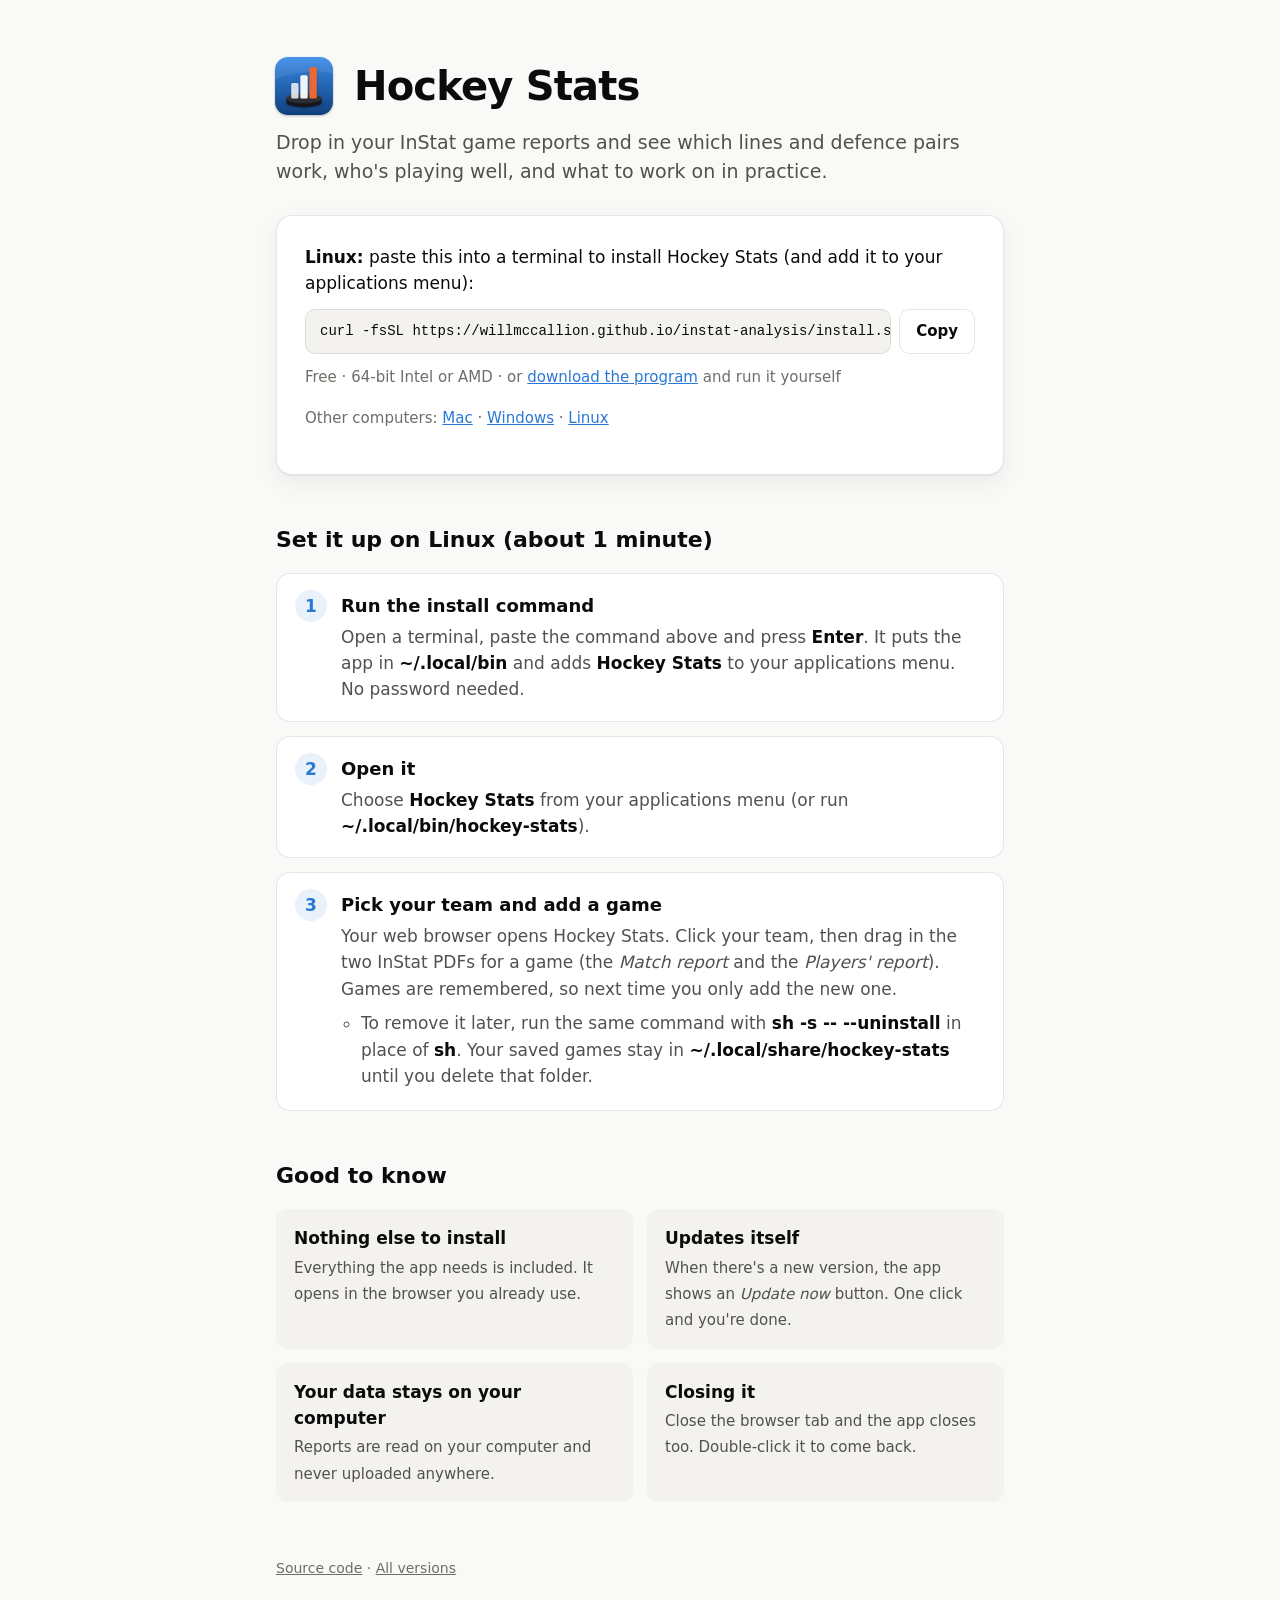
<file: docs/index.html>
<!doctype html>
<html lang="en">
<head>
<meta charset="utf-8">
<meta name="viewport" content="width=device-width, initial-scale=1">
<title>Hockey Stats</title>
<link rel="icon" type="image/png" href="[data-uri]">
<meta name="description" content="Turn InStat game reports into line, pairing and player analysis. Free app for Mac, Windows and Linux.">
<style>
  :root {
    color-scheme: light;
    --page: #f9f9f7;
    --surface: #ffffff;
    --surface-2: #f3f2ee;
    --text: #0b0b0b;
    --text-2: #52514e;
    --muted: #6f6d68;
    --border: rgba(11, 11, 11, 0.1);
    --accent: #2a78d6;
    --accent-ink: #ffffff;
    --accent-wash: rgba(42, 120, 214, 0.1);
    --shadow: 0 1px 2px rgba(0, 0, 0, 0.06), 0 8px 24px rgba(0, 0, 0, 0.06);
  }
  @media (prefers-color-scheme: dark) {
    :root:not([data-theme="light"]) {
      color-scheme: dark;
      --page: #0d0d0d;
      --surface: #1a1a19;
      --surface-2: #232321;
      --text: #ffffff;
      --text-2: #c3c2b7;
      --muted: #9a998f;
      --border: rgba(255, 255, 255, 0.12);
      --accent: #3987e5;
      --accent-wash: rgba(57, 135, 229, 0.16);
      --shadow: none;
    }
  }
  * { box-sizing: border-box; }
  body { margin: 0; background: var(--page); color: var(--text); font: 17px/1.55 system-ui, -apple-system, "Segoe UI", sans-serif; }
  main { max-width: 760px; margin: 0 auto; padding: 56px 16px 72px; }
  .title { display: flex; align-items: center; gap: 14px; }
  .title img { margin: -6px 0 -6px -8px; }
  h1 { font-size: 40px; line-height: 1.1; margin: 0 0 12px; letter-spacing: -0.02em; }
  h2 { font-size: 22px; margin: 48px 0 16px; }
  .lede { font-size: 19px; color: var(--text-2); margin: 0 0 28px; }
  .download { background: var(--surface); border: 1px solid var(--border); border-radius: 16px; padding: 28px; box-shadow: var(--shadow); }
  .button { display: inline-flex; align-items: center; gap: 10px; background: var(--accent); color: var(--accent-ink); text-decoration: none; font-weight: 650; font-size: 19px; padding: 14px 28px; border-radius: 12px; }
  .button:hover, .button:focus-visible { filter: brightness(1.08); }
  .button:focus-visible { outline: 3px solid var(--accent-wash); outline-offset: 2px; }
  .meta { color: var(--muted); font-size: 15px; margin-top: 12px; }
  .os-mac .for-windows, .os-mac .for-linux,
  .os-windows .for-mac, .os-windows .for-linux,
  .os-linux .for-mac, .os-linux .for-windows { display: none; }
  .command { display: flex; align-items: stretch; gap: 8px; margin: 12px 0 0; }
  .command code { flex: 1; min-width: 0; overflow-x: auto; white-space: nowrap; font: 14px/1.4 ui-monospace, SFMono-Regular, Menlo, Consolas, monospace; background: var(--surface-2); border: 1px solid var(--border); border-radius: 10px; padding: 12px 14px; }
  .command button { font: inherit; font-size: 15px; font-weight: 650; border: 1px solid var(--border); background: var(--surface); color: var(--text); border-radius: 10px; padding: 0 16px; cursor: pointer; }
  .others { margin-top: 18px; }
  .buttons { display: flex; flex-wrap: wrap; gap: 20px; }
  ol.steps { list-style: none; padding: 0; margin: 0; counter-reset: step; display: grid; gap: 14px; }
  ol.steps > li { counter-increment: step; background: var(--surface); border: 1px solid var(--border); border-radius: 14px; padding: 18px 20px 18px 64px; position: relative; }
  ol.steps > li::before { content: counter(step); position: absolute; left: 18px; top: 16px; width: 32px; height: 32px; border-radius: 50%; background: var(--accent-wash); color: var(--accent); font-weight: 700; display: grid; place-items: center; }
  ol.steps h3 { margin: 0 0 4px; font-size: 18px; }
  ol.steps p { margin: 4px 0 0; color: var(--text-2); }
  .once { display: inline-block; font-size: 13px; font-weight: 650; color: var(--accent); background: var(--accent-wash); border-radius: 999px; padding: 1px 10px; margin-left: 6px; vertical-align: 2px; }
  ul.sub { margin: 8px 0 0; padding-left: 20px; color: var(--text-2); }
  ul.sub li { margin: 3px 0; }
  kbd, .ui { font: inherit; font-weight: 650; color: var(--text); }
  .facts { display: grid; grid-template-columns: repeat(auto-fit, minmax(280px, 1fr)); gap: 14px; }
  .fact { background: var(--surface-2); border-radius: 12px; padding: 16px 18px; }
  .fact strong { display: block; margin-bottom: 2px; }
  .fact span { color: var(--text-2); font-size: 15px; }
  a { color: var(--accent); }
  footer { margin-top: 56px; color: var(--muted); font-size: 14px; }
  footer a { color: inherit; }
  @media (max-width: 520px) {
    h1 { font-size: 32px; }
    .download { padding: 20px; }
    .button { width: 100%; justify-content: center; }
    ol.steps > li { padding-left: 58px; }
  }
</style>
</head>
<body>
<main id="page">
  <h1 class="title"><img src="icon.svg" alt="" width="72" height="72">Hockey Stats</h1>
  <p class="lede">Drop in your InStat game reports and see which lines and defence pairs work, who's playing well, and what to work on in practice.</p>

  <section class="download" aria-label="Download">
    <div class="buttons">
      <div class="for-mac">
        <a class="button" href="https://github.com/willmccallion/instat-analysis/releases/latest/download/Hockey-Stats-mac.dmg">
          <svg width="20" height="20" viewBox="0 0 24 24" fill="none" stroke="currentColor" stroke-width="2.4" stroke-linecap="round" stroke-linejoin="round" aria-hidden="true"><path d="M12 3v12m0 0-5-5m5 5 5-5M4 19h16"/></svg>
          Download for Mac
        </a>
        <div class="meta"><span class="version"></span>Free · needs macOS 11 (Big Sur) or newer</div>
      </div>
      <div class="for-windows">
        <a class="button" href="https://github.com/willmccallion/instat-analysis/releases/latest/download/Hockey-Stats-windows.exe">
          <svg width="20" height="20" viewBox="0 0 24 24" fill="none" stroke="currentColor" stroke-width="2.4" stroke-linecap="round" stroke-linejoin="round" aria-hidden="true"><path d="M12 3v12m0 0-5-5m5 5 5-5M4 19h16"/></svg>
          Download for Windows
        </a>
        <div class="meta"><span class="version"></span>Free · needs Windows 10 or 11</div>
      </div>
    </div>
    <div class="for-linux">
      <p style="margin:0"><strong>Linux:</strong> paste this into a terminal to install Hockey Stats (and add it to your applications menu):</p>
      <div class="command"><code id="install-command">curl -fsSL https://willmccallion.github.io/instat-analysis/install.sh | sh</code><button type="button" id="copy-command">Copy</button></div>
      <div class="meta"><span class="version"></span>Free · 64-bit Intel or AMD · or <a href="https://github.com/willmccallion/instat-analysis/releases/latest/download/Hockey-Stats-linux">download the program</a> and run it yourself</div>
    </div>
    <p class="meta others">Other computers: <a href="?os=mac">Mac</a> · <a href="?os=windows">Windows</a> · <a href="?os=linux">Linux</a></p>
  </section>

  <h2 class="for-linux">Set it up on Linux (about 1 minute)</h2>
  <ol class="steps for-linux">
    <li>
      <h3>Run the install command</h3>
      <p>Open a terminal, paste the command above and press <span class="ui">Enter</span>. It puts the app in <span class="ui">~/.local/bin</span> and adds <span class="ui">Hockey Stats</span> to your applications menu. No password needed.</p>
    </li>
    <li>
      <h3>Open it</h3>
      <p>Choose <span class="ui">Hockey Stats</span> from your applications menu (or run <span class="ui">~/.local/bin/hockey-stats</span>).</p>
    </li>
    <li>
      <h3>Pick your team and add a game</h3>
      <p>Your web browser opens Hockey Stats. Click your team, then drag in the two InStat PDFs for a game (the <em>Match report</em> and the <em>Players' report</em>). Games are remembered, so next time you only add the new one.</p>
      <ul class="sub">
        <li>To remove it later, run the same command with <span class="ui">sh -s -- --uninstall</span> in place of <span class="ui">sh</span>. Your saved games stay in <span class="ui">~/.local/share/hockey-stats</span> until you delete that folder.</li>
      </ul>
    </li>
  </ol>

  <h2 class="for-windows">Set it up on Windows (about 2 minutes)</h2>
  <ol class="steps for-windows">
    <li>
      <h3>Keep it somewhere handy</h3>
      <p>Open your <span class="ui">Downloads</span> folder and move <span class="ui">Hockey-Stats-windows</span> to your <span class="ui">Desktop</span> or <span class="ui">Documents</span>. That one file is the whole app. Keep it in a folder of your own (not Program Files) so it can update itself.</p>
      <ul class="sub">
        <li>If your browser warns that the file isn't commonly downloaded, choose <span class="ui">Keep</span> (in Edge: <span class="ui">…</span> › <span class="ui">Keep</span> › <span class="ui">Keep anyway</span>).</li>
      </ul>
    </li>
    <li>
      <h3>Open it <span class="once">first time only</span></h3>
      <p>Double-click <span class="ui">Hockey-Stats-windows</span>. Windows will say "Windows protected your PC", because the app isn't from the Microsoft Store. That's expected:</p>
      <ul class="sub">
        <li>Click <span class="ui">More info</span>.</li>
        <li>Click <span class="ui">Run anyway</span>.</li>
      </ul>
    </li>
    <li>
      <h3>Pick your team and add a game</h3>
      <p>Your web browser opens Hockey Stats. Click your team, then drag in the two InStat PDFs for a game (the <em>Match report</em> and the <em>Players' report</em>). Games are remembered, so next time you only add the new one.</p>
    </li>
  </ol>

  <h2 class="for-mac">Set it up on a Mac (about 2 minutes)</h2>
  <ol class="steps for-mac">
    <li>
      <h3>Open the download</h3>
      <p>Click <span class="ui">Hockey-Stats-mac.dmg</span> in your browser's downloads (or in your <span class="ui">Downloads</span> folder). A window opens showing Hockey Stats and your Applications folder.</p>
    </li>
    <li>
      <h3>Drag Hockey Stats onto Applications</h3>
      <p>That installs it. You can then close the window and eject "Hockey Stats" from the sidebar of any Finder window.</p>
    </li>
    <li>
      <h3>Open it <span class="once">first time only</span></h3>
      <p>Open your <span class="ui">Applications</span> folder and double-click <span class="ui">Hockey Stats</span>. Your Mac will say it can't check the app, because it isn't from the App Store. That's expected:</p>
      <ul class="sub">
        <li>Click <span class="ui">Done</span>.</li>
        <li>Open the <span class="ui">Apple menu </span> › <span class="ui">System Settings</span> › <span class="ui">Privacy &amp; Security</span>.</li>
        <li>Scroll down and click <span class="ui">Open Anyway</span> next to "Hockey Stats was blocked", then enter your Mac password.</li>
        <li>On older Macs: right-click Hockey Stats, choose <span class="ui">Open</span>, then <span class="ui">Open</span> again.</li>
      </ul>
    </li>
    <li>
      <h3>Pick your team and add a game</h3>
      <p>Your web browser opens Hockey Stats. Click your team, then drag in the two InStat PDFs for a game (the <em>Match report</em> and the <em>Players' report</em>). Games are remembered, so next time you only add the new one.</p>
    </li>
  </ol>

  <h2>Good to know</h2>
  <div class="facts">
    <div class="fact"><strong>Nothing else to install</strong><span>Everything the app needs is included. It opens in the browser you already use.</span></div>
    <div class="fact"><strong>Updates itself</strong><span>When there's a new version, the app shows an <em>Update now</em> button. One click and you're done.</span></div>
    <div class="fact"><strong>Your data stays on your computer</strong><span>Reports are read on your computer and never uploaded anywhere.</span></div>
    <div class="fact"><strong>Closing it</strong><span>Close the browser tab and the app closes too. Double-click it to come back.</span></div>
  </div>

  <footer>
    <a href="https://github.com/willmccallion/instat-analysis">Source code</a> · <a href="https://github.com/willmccallion/instat-analysis/releases">All versions</a>
  </footer>
</main>
<script>
  (function () {
    var ua = navigator.userAgent || "";
    var isIpad = /Macintosh/.test(ua) && navigator.maxTouchPoints > 1;
    var isMac = /Macintosh|Mac OS X/.test(ua) && !isIpad;
    var isWindows = /Windows NT/.test(ua);
    var isLinux = /Linux|CrOS/.test(ua) && !/Android/.test(ua);
    var detected = isMac ? "mac" : isWindows ? "windows" : isLinux ? "linux" : "other";
    var chosen = new URLSearchParams(location.search).get("os");
    var os = ["mac", "windows", "linux"].indexOf(chosen) >= 0 ? chosen : detected;
    document.getElementById("page").classList.add("os-" + os);
    var copy = document.getElementById("copy-command");
    copy.addEventListener("click", function () {
      navigator.clipboard.writeText(document.getElementById("install-command").textContent).then(function () {
        copy.textContent = "Copied";
        setTimeout(function () { copy.textContent = "Copy"; }, 2000);
      });
    });
    fetch("https://api.github.com/repos/willmccallion/instat-analysis/releases/latest")
      .then(function (r) { return r.ok ? r.json() : null; })
      .then(function (release) {
        if (!release || !release.tag_name) return;
        var date = new Date(release.published_at).toLocaleDateString(undefined, { year: "numeric", month: "long", day: "numeric" });
        var label = "Version " + release.tag_name.replace(/^v/, "") + " · " + date + " · ";
        document.querySelectorAll(".version").forEach(function (node) { node.textContent = label; });
      })
      .catch(function () {});
  })();
</script>
</body>
</html>
</file>
